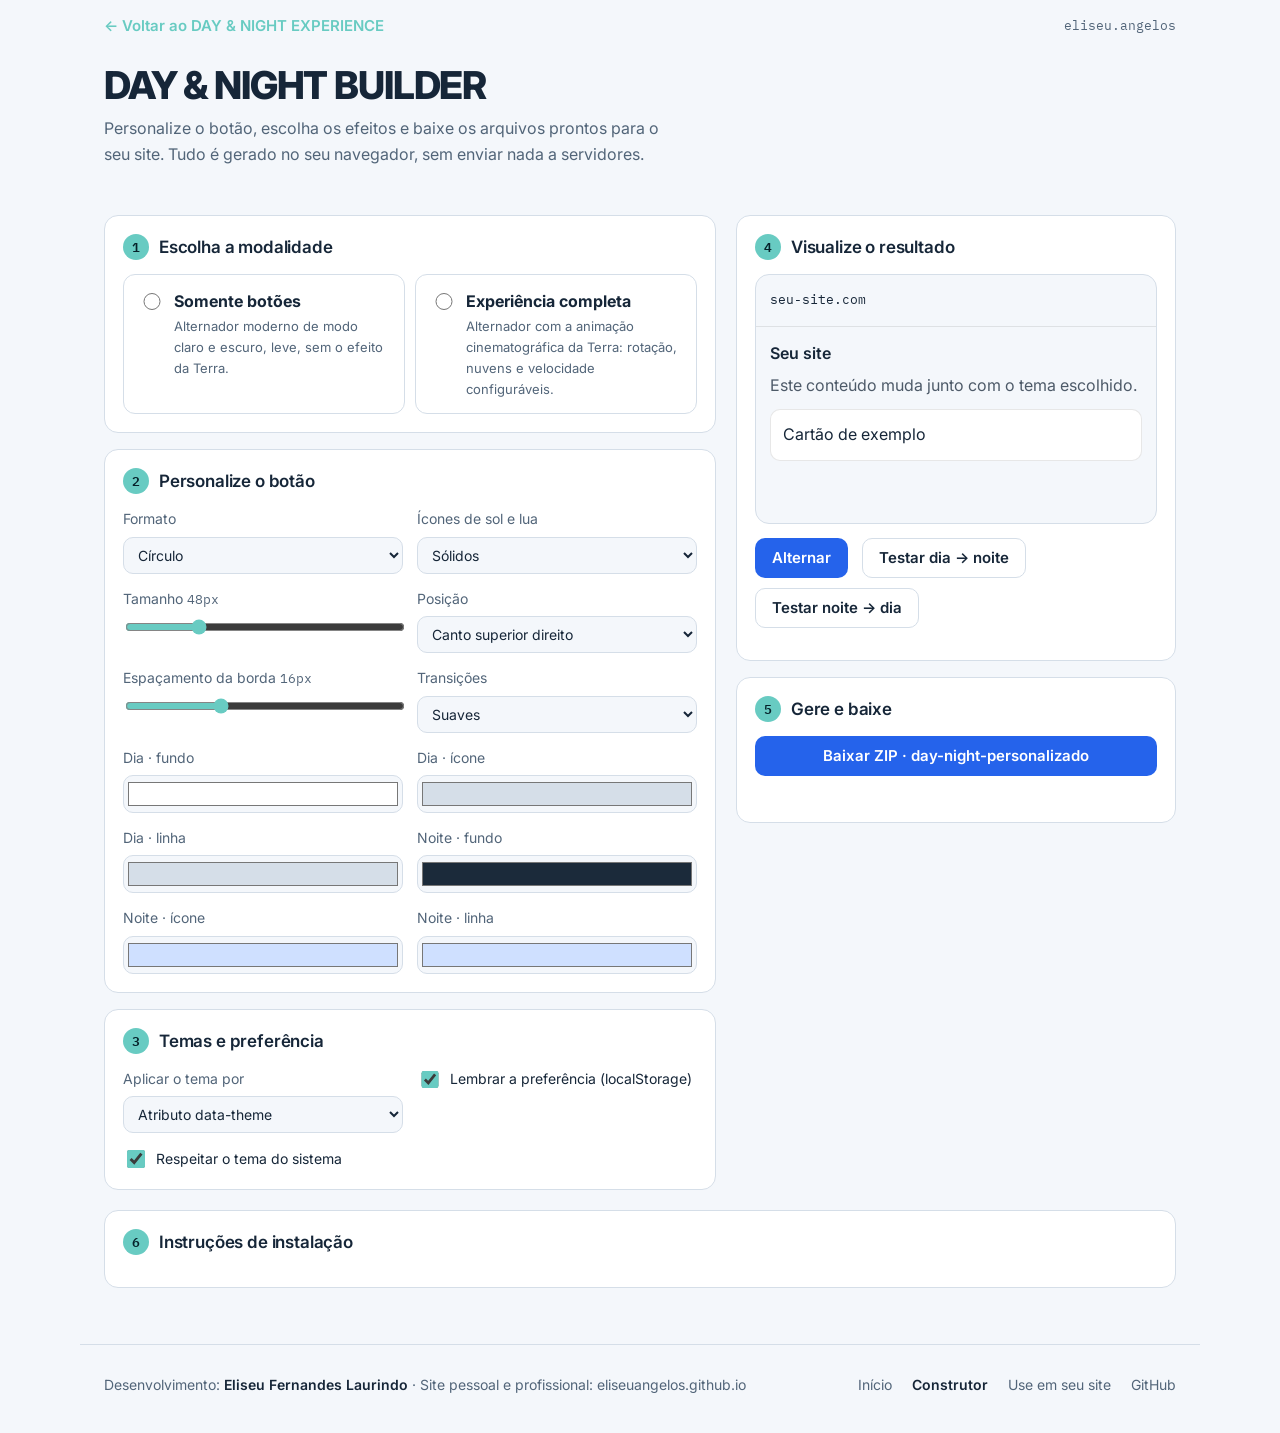
<file: construtor/index.html>
<!doctype html>
<html lang="pt-BR">
<head>
<meta charset="utf-8">
<meta name="viewport" content="width=device-width,initial-scale=1">
<!-- SEO PRINCIPAL -->
<title>Criador de Alternador Claro/Escuro para Sites | DAY &amp; NIGHT</title>

<meta name="description" content="Crie um botão de tema claro e escuro para seu site. Personalize aparência e efeitos, visualize em tempo real e baixe os arquivos HTML, CSS e JavaScript prontos para integrar.">

<meta name="author" content="Eliseu Fernandes Laurindo">
<meta name="robots" content="index, follow, max-image-preview:large">
<meta name="language" content="pt-BR">

<!-- URL CANÔNICA -->
<link rel="canonical" href="https://eliseuangelos.github.io/day-night-experience/construtor/">

<!-- OPEN GRAPH -->
<meta property="og:type" content="website">
<meta property="og:locale" content="pt_BR">
<meta property="og:site_name" content="DAY &amp; NIGHT EXPERIENCE">
<meta property="og:title" content="Criador de Alternador Claro/Escuro para Sites">
<meta property="og:description" content="Personalize seu botão de modo claro e escuro, configure animações e gere arquivos HTML, CSS e JavaScript para utilizar em qualquer site.">
<meta property="og:url" content="https://eliseuangelos.github.io/day-night-experience/construtor/">

<!-- TWITTER / X -->
<meta name="twitter:card" content="summary">
<meta name="twitter:title" content="DAY &amp; NIGHT BUILDER">
<meta name="twitter:description" content="Crie seu próprio alternador de temas, personalize os efeitos e baixe os arquivos prontos para seu site.">
<meta name="color-scheme" content="light dark">
<script src="../assets/js/theme-init.js"></script>

<link rel="icon" type="image/svg+xml" href="https://eliseuangelos.github.io/assets/icons/favicon.svg">
<link rel="apple-touch-icon" href="https://eliseuangelos.github.io/assets/icons/apple-touch-icon.png">
<link rel="preconnect" href="https://fonts.googleapis.com">
<link rel="preconnect" href="https://fonts.gstatic.com" crossorigin>
<link rel="stylesheet" href="https://fonts.googleapis.com/css2?family=IBM+Plex+Mono:wght@400;500&family=Inter:wght@400;500;600;700;800&display=swap">
<link rel="stylesheet" href="../assets/css/main.css">
<link rel="stylesheet" href="construtor.css">
</head>
<body>
<header class="top">
  <a class="back" href="../">← Voltar ao DAY &amp; NIGHT EXPERIENCE</a>
  <a class="brand mono" href="https://eliseuangelos.github.io/" aria-label="eliseu.angelos">eliseu.angelos</a>
</header>
<main class="bwrap">
  <header class="bhero">
    <h1>DAY &amp; NIGHT BUILDER</h1>
    <p>Personalize o botão, escolha os efeitos e baixe os arquivos prontos para o seu site. Tudo é gerado no seu navegador, sem enviar nada a servidores.</p>
  </header>

  <div class="layout">
    <div class="steps" id="form">
      <section class="step">
        <h2>Escolha a modalidade</h2>
        <div class="modes" role="radiogroup" aria-label="Modalidade">
          <label class="opt"><input type="radio" name="mode" value="button"><span><strong>Somente botões</strong><small>Alternador moderno de modo claro e escuro, leve, sem o efeito da Terra.</small></span></label>
          <label class="opt"><input type="radio" name="mode" value="cinematic"><span><strong>Experiência completa</strong><small>Alternador com a animação cinematográfica da Terra: rotação, nuvens e velocidade configuráveis.</small></span></label>
        </div>
      </section>
      <section class="step needs" id="st-botao"><h2>Personalize o botão</h2><div class="grid" id="g-botao"></div></section>
      <section class="step needs" id="st-efeitos" hidden><h2>Configure os efeitos</h2><div class="grid" id="g-efeitos"></div></section>
      <section class="step needs" id="st-temas"><h2>Temas e preferência</h2><div class="grid" id="g-temas"></div></section>
    </div>

    <aside class="side needs" aria-label="Pré-visualização e downloads">
      <section class="step">
        <h2>Visualize o resultado</h2>
        <div class="pv" id="pv">
          <div class="pv-bar"><span class="mono">seu-site.com</span><span id="pv-slot"></span></div>
          <div class="pv-body"><h3>Seu site</h3><p>Este conteúdo muda junto com o tema escolhido.</p><div class="pv-card">Cartão de exemplo</div></div>
        </div>
        <div class="row">
          <button class="btn" id="pv-toggle" type="button">Alternar</button>
          <button class="btn ghost" id="pv-dn" type="button">Testar dia → noite</button>
          <button class="btn ghost" id="pv-nd" type="button">Testar noite → dia</button>
        </div>
        <p class="small mono" id="pv-info"></p>
      </section>
      <section class="step">
        <h2>Gere e baixe</h2>
        <button class="btn" id="dl-zip" type="button">Baixar ZIP · day-night-personalizado</button>
        <ul class="files" id="dl-list"></ul>
        <p id="status" role="status" aria-live="polite"></p>
      </section>
    </aside>
  </div>

  <section class="step needs" id="st-doc"><h2>Instruções de instalação</h2><ol class="guide" id="guide"></ol></section>
</main>
<footer class="foot">
  <p>Desenvolvimento: <strong>Eliseu Fernandes Laurindo</strong> · Site pessoal e profissional: <a href="https://eliseuangelos.github.io/">eliseuangelos.github.io</a></p>
  <nav class="foot-nav" aria-label="Links do projeto">
    <a href="../">Início</a>
    <a href="./" aria-current="page">Construtor</a>
    <a href="../#h-use">Use em seu site</a>
    <a href="https://github.com/eliseuangelos/day-night-experience" target="_blank" rel="noopener">GitHub</a>
  </nav>
</footer>
<script src="../tools/generator.js"></script>
<script src="../tools/zip.js"></script>
<script src="construtor.js"></script>
</body>
</html>
</file>
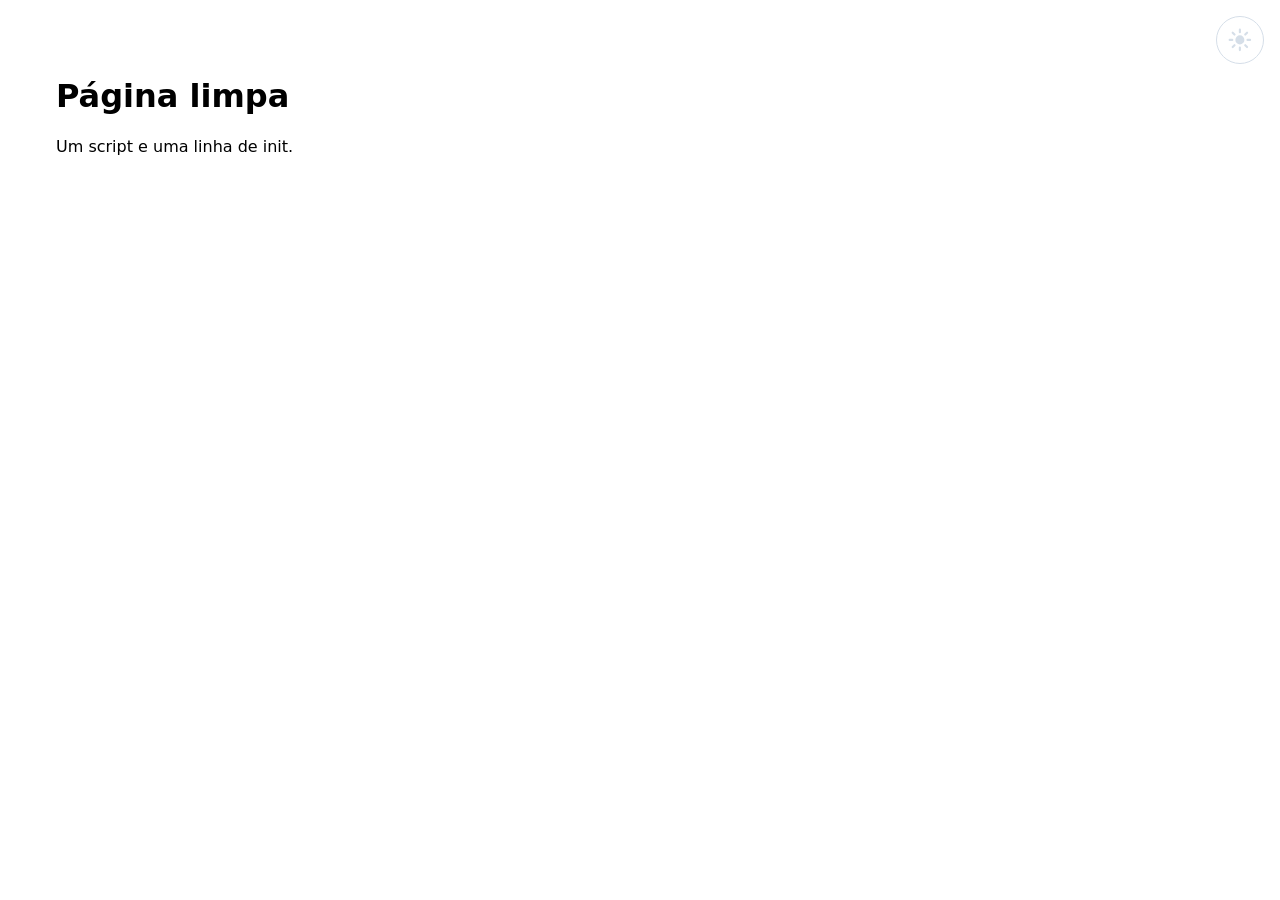
<file: examples/minimal.html>
<!doctype html>
<html lang="pt-BR"><meta charset="utf-8"><meta name="viewport" content="width=device-width,initial-scale=1">
<title>Exemplo mínimo</title>
<link rel="stylesheet" href="../component/day-night.css">
<style>body{font:16px system-ui;padding:3rem}[data-theme=dark]{background:#0e1621;color:#eee}</style>
<h1>Página limpa</h1><p>Um script e uma linha de init.</p>
<script src="../component/day-night.js"></script>
<script>DayNight.init({ position: 'top-right' });</script>
</html>
</file>
<file: assets/css/main.css>
/* Ponto de entrada: tokens do dia, tokens da noite e base (nesta ordem). */
@import url("theme-day.css");
@import url("theme-night.css");
@import url("base.css");
</file>
<file: construtor/construtor.css>
:root{--accent:#68cbc2;--page-max:1120px}
.bwrap{width:100%;max-width:var(--page-max);margin:0 auto;padding:0 max(var(--pad),env(safe-area-inset-right,0px)) 56px max(var(--pad),env(safe-area-inset-left,0px));display:grid;gap:20px;counter-reset:s}
.back{color:var(--accent);text-decoration:none;font-weight:600;font-size:.9375rem}
.bhero{display:grid;gap:10px;padding-block:clamp(12px,3vh,32px)}
.bhero h1{font-size:clamp(1.6rem,5vw,2.4rem)}
.layout{display:grid;gap:20px}
@media (min-width:960px){.layout{grid-template-columns:minmax(0,1fr) minmax(0,440px);align-items:start}.side{position:sticky;top:16px}}
.steps,.side{display:grid;gap:16px;align-content:start}
.step{background:var(--color-surface);border:1px solid var(--color-border);border-radius:14px;padding:18px;display:grid;gap:14px}
.step[hidden],.field[hidden]{display:none}
.step>h2{counter-increment:s;margin:0;display:flex;align-items:center;gap:10px}
.step>h2::before{content:counter(s);display:grid;place-items:center;width:26px;height:26px;border-radius:50%;background:var(--accent);color:#06222a;font:600 .8125rem var(--font-mono)}
body:not([data-ready]) .needs{display:none}
.modes{display:grid;gap:10px}
@media (min-width:560px){.modes{grid-template-columns:1fr 1fr}}
.opt{display:flex;gap:10px;align-items:flex-start;padding:14px;border:1px solid var(--color-border);border-radius:12px;cursor:pointer}
.opt:has(input:checked){border-color:var(--accent);background:var(--color-surface-2)}
.opt small{display:block;margin-top:2px;color:var(--color-text-muted);font-size:.8125rem}
.opt input{accent-color:var(--accent);margin-top:4px}
.grid{display:grid;gap:14px;grid-template-columns:repeat(auto-fit,minmax(190px,1fr))}
.field{display:grid;gap:6px;align-content:start;font-size:.875rem}
.field label{color:var(--color-text-muted)}
.field label.chk{display:flex;gap:8px;align-items:center;color:var(--color-text)}
select,input[type=color]{width:100%;font:inherit;padding:8px 10px;border-radius:10px;border:1px solid var(--color-border);background:var(--color-background);color:var(--color-text)}
input[type=color]{padding:2px;height:38px;cursor:pointer}
input[type=range],input[type=checkbox]{accent-color:var(--accent)}
input[type=range]{width:100%}
.pv{position:relative;overflow:hidden;min-height:250px;border:1px solid var(--color-border);border-radius:14px;--b:#f4f7fb;--f:#162638;--c:#fff;background:var(--b);color:var(--f)}
.pv[data-theme=dark],.pv.dark{--b:#111c28;--f:#edf3f8;--c:#1b2a3a}
.pv-bar{display:flex;justify-content:space-between;align-items:center;min-height:52px;padding:8px 14px;border-bottom:1px solid #8883}
.pv-body{padding:16px 14px;display:grid;gap:10px}
.pv-body p{color:inherit;opacity:.75}
.pv-card{padding:12px;border-radius:10px;background:var(--c);border:1px solid #8883}
.small{font-size:.8125rem;color:var(--color-text-muted);max-width:none}
.files{list-style:none;margin:0;padding:0;display:grid;gap:8px}
.files li{display:flex;align-items:center;gap:10px}
.files .size{margin-left:auto;color:var(--color-text-muted);font-size:.8125rem}
#status{margin:0;font-size:.875rem;color:var(--color-text-muted)}
#status.err{color:#ff9a8a}
.guide{margin:0;padding:0;list-style:none;display:grid;gap:20px;counter-reset:g}
.guide li{display:grid;gap:8px}
.guide h3{counter-increment:g;font-size:1rem}
.guide h3::before{content:counter(g) ". ";color:var(--accent)}
.guide p{white-space:pre-line}
.code{position:relative}
.copy{position:absolute;top:8px;right:8px;font:600 .75rem var(--font-ui);padding:4px 10px;border-radius:8px;border:1px solid var(--color-border);background:var(--color-surface);color:var(--color-text);cursor:pointer}
</file>
<file: component/day-night.css>
/*! DAY & NIGHT EXPERIENCE v1.3.0 · estilos · Eliseu Fernandes Laurindo · https://eliseuangelos.github.io/ */
.dn-btn {
  --dn-size: 48px;
  --dn-offset: 16px;
  --dn-radius: 50%;
  --dn-fill: currentColor;
  --dn-stroke: none;
  --dn-t: .8s;
  --dn-bg: #ffffff;
  --dn-fg: #d5dee8;
  --dn-line: #d5dee8;
  --dn-bg-dark: #1b2a3a;
  --dn-fg-dark: #cfe0ff;
  --dn-line-dark: #cfe0ff;
}
.dn-btn{all:unset;box-sizing:border-box;position:relative;display:inline-grid;place-items:center;width:var(--dn-size,48px);height:var(--dn-size,48px);border-radius:var(--dn-radius,50%);cursor:pointer;background:var(--dn-bg,#fff);color:var(--dn-fg,#d5dee8);border:1px solid var(--dn-line,#d5dee8);transition:transform .3s cubic-bezier(.3,1.5,.5,1),border-color var(--dn-t,.6s),background var(--dn-t,.6s),color var(--dn-t,.6s);-webkit-tap-highlight-color:transparent}
.dn-btn[aria-checked=true]{background:var(--dn-bg-dark,#1b2a3a);color:var(--dn-fg-dark,#cfe0ff);border-color:var(--dn-line-dark,#cfe0ff)}
.dn-btn:hover{transform:translateY(-2px) scale(1.06)}
.dn-btn:active{transform:scale(.92)}
.dn-btn:focus-visible{outline:3px solid var(--dn-focus,#2563eb);outline-offset:3px}
.dn-btn svg{width:56%;height:56%;overflow:visible;pointer-events:none}
.dn-btn circle,.dn-moon{fill:var(--dn-fill,currentColor);stroke:var(--dn-stroke,none);stroke-width:2}
.dn-sun,.dn-moon{transform-origin:12px 12px;transition:transform var(--dn-t,.8s) cubic-bezier(.3,1.4,.5,1),opacity calc(var(--dn-t,.8s) / 2)}
.dn-btn:hover .dn-sun{transform:rotate(45deg)}
.dn-btn[aria-checked=true] .dn-sun{transform:rotate(90deg) scale(.2);opacity:0}
.dn-btn[aria-checked=false] .dn-moon{transform:rotate(-80deg) scale(.2);opacity:0}
.dn-fixed{position:fixed;z-index:2147482000;margin:var(--dn-offset,16px)}
.dn-top-right{top:0;right:0}.dn-top-left{top:0;left:0}.dn-bottom-right{bottom:0;right:0}.dn-bottom-left{bottom:0;left:0}
.dn-scoped.dn-fixed{position:absolute;z-index:6}
@media (prefers-reduced-motion:reduce){.dn-btn,.dn-btn *{transition:none!important}}
.dn-stage{position:fixed;inset:0;z-index:2147483000;touch-action:none}
.dn-stage canvas{display:block;width:100%;height:100%}
.dn-stage.dn-scoped{position:absolute;z-index:5}
</file>
